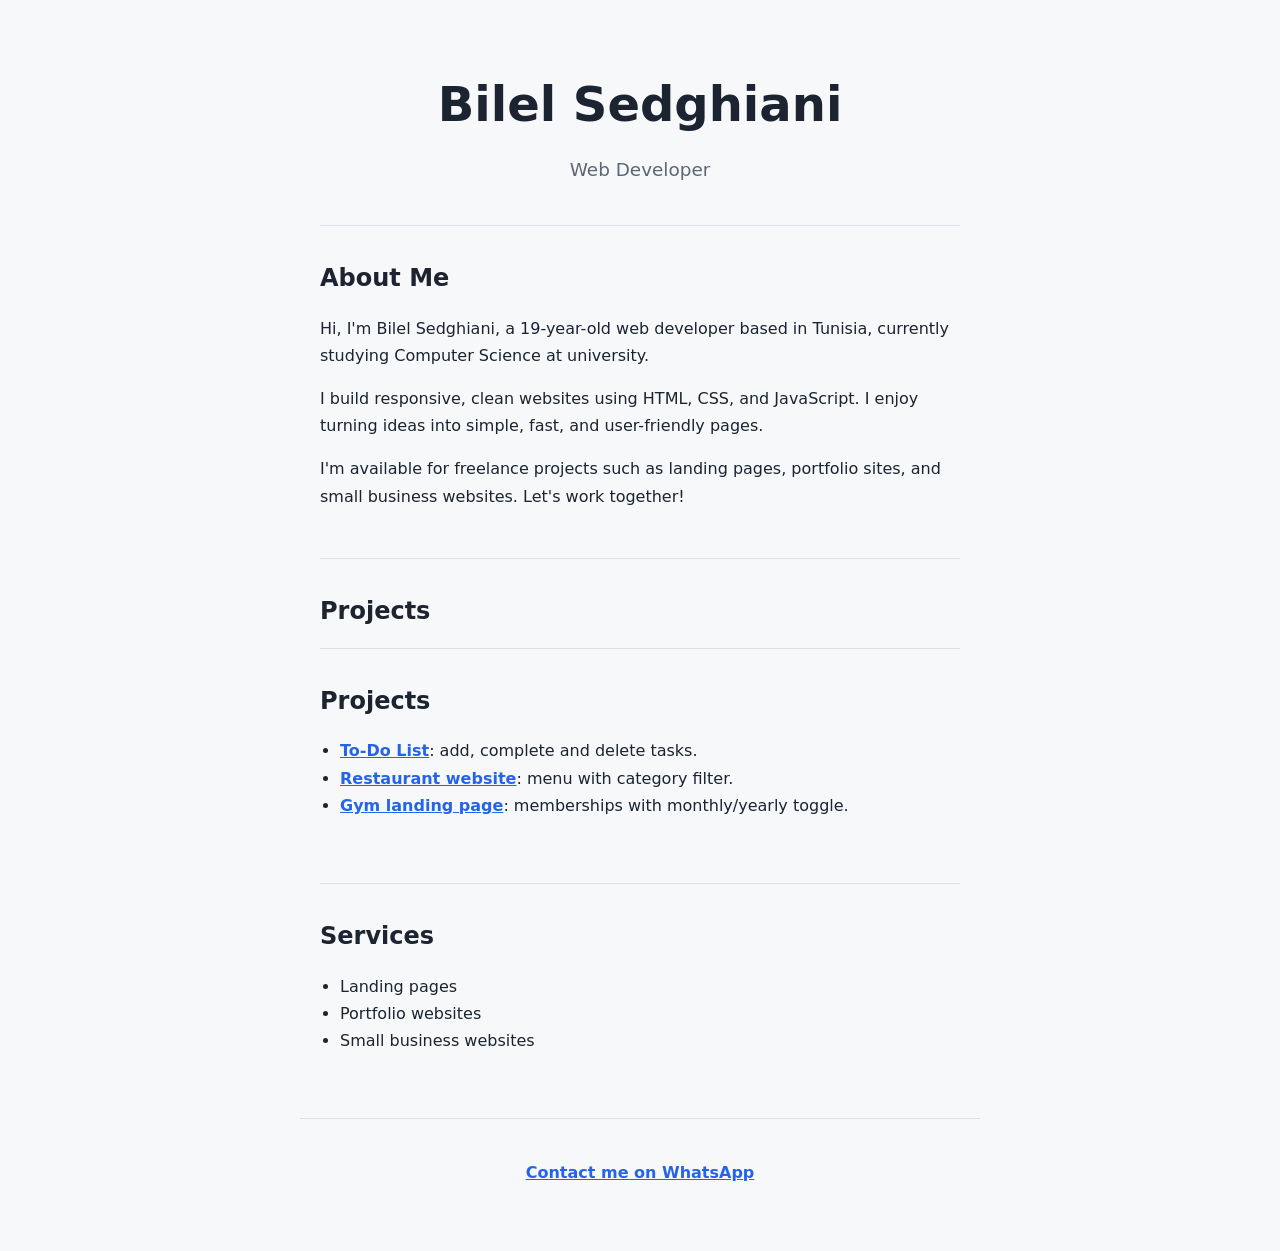
<file: index.html>
<!DOCTYPE html>
<html lang="en">
<head>
    <meta charset="UTF-8">
    <meta name="viewport" content="width=device-width, initial-scale=1">
    <meta name="description" content="Bilel Sedghiani, freelance web developer in Tunisia">
    <title>Bilel Sedghiani | Web Developer</title>
    <link rel="stylesheet" href="style.css">
</head>
<body>
    <header>
        <h1>Bilel Sedghiani</h1>
        <p>Web Developer</p>
    </header>

    <main>
        <section id="about">
            <h2>About Me</h2>
            <p>
                Hi, I'm Bilel Sedghiani, a 19-year-old web developer based in Tunisia,
                currently studying Computer Science at university.
            </p>
            <p>
                I build responsive, clean websites using HTML, CSS, and JavaScript.
                I enjoy turning ideas into simple, fast, and user-friendly pages.
            </p>
            <p>
                I'm available for freelance projects such as landing pages,
                portfolio sites, and small business websites. Let's work together!
            </p>
        </section>

        <section id="projects">
            <h2>Projects</h2>
            <section id="projects">
    <h2>Projects</h2>
    <ul>
        <li><a href="todo.html">To-Do List</a>: add, complete and delete tasks.</li>
        <li><a href="restaurant.html">Restaurant website</a>: menu with category filter.</li>
        <li><a href="landing.html">Gym landing page</a>: memberships with monthly/yearly toggle.</li>
    </ul>
</section>
        </section>

        <section id="services">
            <h2>Services</h2>
            <ul>
                <li>Landing pages</li>
                <li>Portfolio websites</li>
                <li>Small business websites</li>
            </ul>
        </section>
    </main>

    <footer>
        <a href="https://wa.me/21623591775">Contact me on WhatsApp</a>
    </footer>
</body>
</html>
</file>
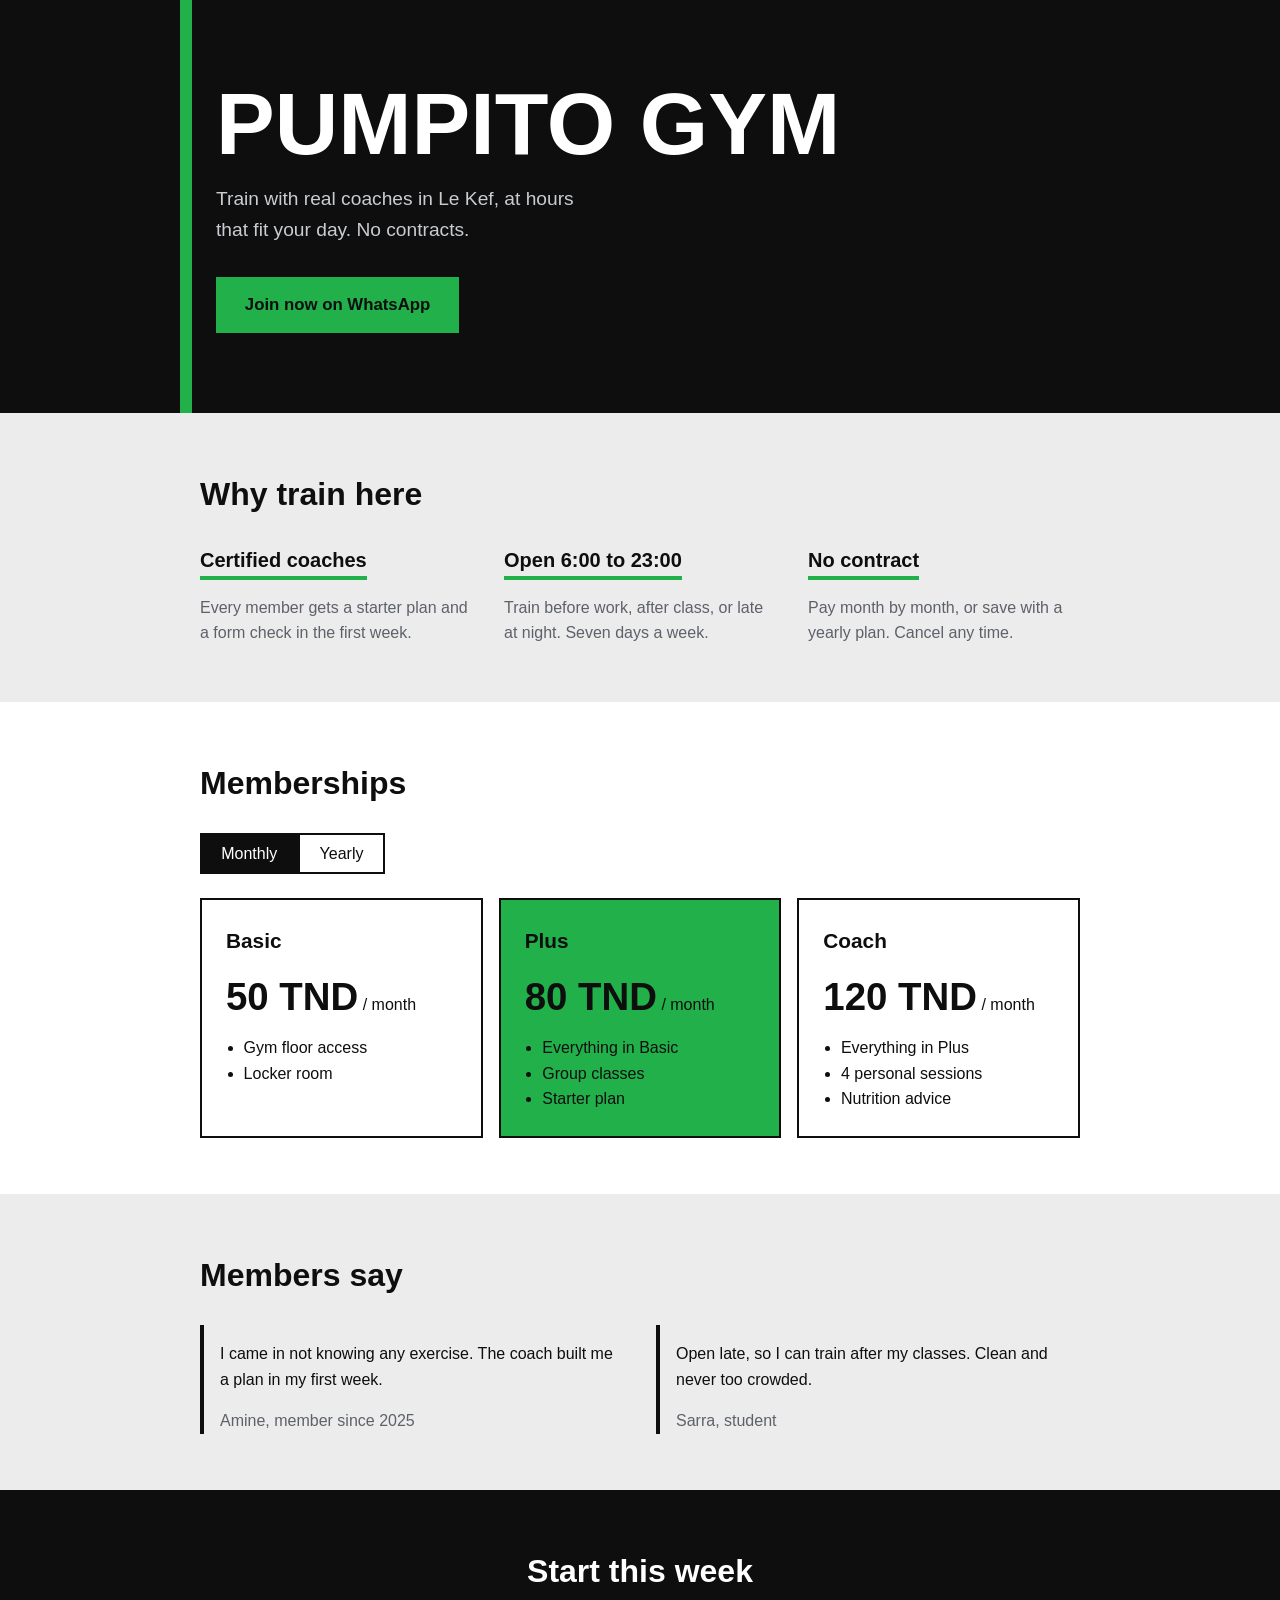
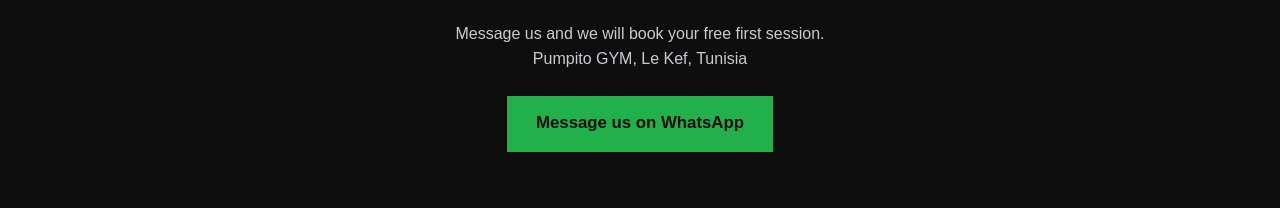
<file: landing.html>
<!DOCTYPE html>
<html lang="en">
<head>
    <meta charset="UTF-8">
    <meta name="viewport" content="width=device-width, initial-scale=1">
    <meta name="description" content="Pumpito GYM in Le Kef. Coaches, flexible hours and simple memberships.">
    <title>Pumpito GYM | Gym in Le Kef</title>
    <style>
        :root {
            --ink: #0e0e0e;
            --paper: #ececec;
            --green: #22b04b;
            --white: #ffffff;
            --muted: #5d6169;
        }
        * { box-sizing: border-box; }
        html { scroll-behavior: smooth; }
        body {
            margin: 0;
            font-family: "Arial Narrow", Arial, system-ui, sans-serif;
            line-height: 1.6;
            color: var(--ink);
            background: var(--paper);
        }
        section { max-width: 920px; margin: 0 auto; padding: 3.5rem 1.25rem; }
        h2 { margin: 0 0 1.5rem; font-size: 2rem; }

        .btn {
            display: inline-block;
            padding: 0.9rem 1.8rem;
            background: var(--green);
            color: var(--ink);
            font-weight: 700;
            font-size: 1.05rem;
            text-decoration: none;
            border: 0;
            cursor: pointer;
        }
        .btn:hover { background: #3ccb63; }

        /* Hero */
        .hero { background: var(--ink); color: var(--white); }
        .hero-inner { max-width: 920px; margin: 0 auto; padding: 5rem 1.25rem; border-left: 12px solid var(--green); padding-left: 1.5rem; }
        .hero h1 { margin: 0 0 1rem; font-size: clamp(2.6rem, 10vw, 5.5rem); line-height: 1; text-transform: uppercase; }
        .hero p { margin: 0 0 2rem; max-width: 36ch; font-size: 1.2rem; color: #c9ccd1; }

        /* Benefits */
        .benefits { display: grid; grid-template-columns: repeat(auto-fit, minmax(240px, 1fr)); gap: 2rem; }
        .benefits h3 { margin: 0 0 0.4rem; font-size: 1.25rem; border-bottom: 4px solid var(--green); display: inline-block; }
        .benefits p { margin: 0.5rem 0 0; color: var(--muted); }

        /* Plans */
        .plans-bg { background: var(--white); }
        .toggle { display: flex; gap: 0; margin-bottom: 1.5rem; }
        .toggle button {
            padding: 0.6rem 1.2rem;
            font-size: 1rem;
            border: 2px solid var(--ink);
            background: var(--white);
            color: var(--ink);
            cursor: pointer;
        }
        .toggle button.active { background: var(--ink); color: var(--white); }
        .plans { display: grid; grid-template-columns: repeat(auto-fit, minmax(240px, 1fr)); gap: 1rem; }
        .plan { border: 2px solid var(--ink); padding: 1.5rem; }
        .plan.featured { background: var(--green); }
        .plan h3 { margin: 0; font-size: 1.3rem; }
        .plan .price { font-size: 2.4rem; font-weight: 700; margin: 0.5rem 0; }
        .plan .price small { font-size: 1rem; font-weight: 400; }
        .plan ul { padding-left: 1.1rem; margin: 0; }

        /* Testimonials */
        .quotes { display: grid; grid-template-columns: repeat(auto-fit, minmax(280px, 1fr)); gap: 2rem; }
        blockquote { margin: 0; padding-left: 1rem; border-left: 4px solid var(--ink); }
        blockquote footer { margin-top: 0.5rem; color: var(--muted); }

        /* Contact */
        .contact { background: var(--ink); color: var(--white); text-align: center; max-width: none; }
        .contact p { margin: 0 0 1.5rem; color: #c9ccd1; }

        a:focus-visible, button:focus-visible { outline: 3px solid var(--ink); outline-offset: 3px; }
        .hero a:focus-visible, .contact a:focus-visible { outline-color: var(--white); }
    </style>
</head>
<body>
    <header class="hero">
        <div class="hero-inner">
            <h1>Pumpito GYM</h1>
            <p>Train with real coaches in Le Kef, at hours that fit your day. No contracts.</p>
            <a class="btn" href="https://wa.me/21600000000">Join now on WhatsApp</a>
        </div>
    </header>

    <main>
        <section id="why">
            <h2>Why train here</h2>
            <div class="benefits">
                <div>
                    <h3>Certified coaches</h3>
                    <p>Every member gets a starter plan and a form check in the first week.</p>
                </div>
                <div>
                    <h3>Open 6:00 to 23:00</h3>
                    <p>Train before work, after class, or late at night. Seven days a week.</p>
                </div>
                <div>
                    <h3>No contract</h3>
                    <p>Pay month by month, or save with a yearly plan. Cancel any time.</p>
                </div>
            </div>
        </section>

        <div class="plans-bg">
            <section id="plans">
                <h2>Memberships</h2>
                <div class="toggle">
                    <button id="monthlyBtn" class="active">Monthly</button>
                    <button id="yearlyBtn">Yearly</button>
                </div>
                <div class="plans">
                    <div class="plan">
                        <h3>Basic</h3>
                        <div class="price"><span class="amount" data-monthly="40" data-yearly="400">50</span> TND<small class="period"> / month</small></div>
                        <ul><li>Gym floor access</li><li>Locker room</li></ul>
                    </div>
                    <div class="plan featured">
                        <h3>Plus</h3>
                        <div class="price"><span class="amount" data-monthly="60" data-yearly="620">80</span> TND<small class="period"> / month</small></div>
                        <ul><li>Everything in Basic</li><li>Group classes</li><li>Starter plan</li></ul>
                    </div>
                    <div class="plan">
                        <h3>Coach</h3>
                        <div class="price"><span class="amount" data-monthly="120" data-yearly="980">120</span> TND<small class="period"> / month</small></div>
                        <ul><li>Everything in Plus</li><li>4 personal sessions</li><li>Nutrition advice</li></ul>
                    </div>
                </div>
            </section>
        </div>

        <section id="reviews">
            <h2>Members say</h2>
            <div class="quotes">
                <blockquote>
                    <p>I came in not knowing any exercise. The coach built me a plan in my first week.</p>
                    <footer>Amine, member since 2025</footer>
                </blockquote>
                <blockquote>
                    <p>Open late, so I can train after my classes. Clean and never too crowded.</p>
                    <footer>Sarra, student</footer>
                </blockquote>
            </div>
        </section>
    </main>

    <section class="contact" id="contact">
        <h2>Start this week</h2>
        <p>Message us and we will book your free first session.<br>Pumpito GYM, Le Kef, Tunisia</p>
        <a class="btn" href="https://wa.me/21600000000">Message us on WhatsApp</a>
    </section>

    <script>
        // 1. N'jibou el 3anasser
        const monthlyBtn = document.getElementById("monthlyBtn");
        const yearlyBtn = document.getElementById("yearlyBtn");
        const amounts = document.querySelectorAll(".amount");
        const periods = document.querySelectorAll(".period");

        // 2. Fonction: tbaddel el prix 7asb "monthly" wala "yearly"
        function setBilling(mode) {
            amounts.forEach(function (el) {
                el.textContent = el.dataset[mode];
            });
            periods.forEach(function (el) {
                el.textContent = mode === "monthly" ? " / month" : " / year";
            });
            monthlyBtn.classList.toggle("active", mode === "monthly");
            yearlyBtn.classList.toggle("active", mode === "yearly");
        }

        // 3. Nrabtou el boutons
        monthlyBtn.addEventListener("click", function () { setBilling("monthly"); });
        yearlyBtn.addEventListener("click", function () { setBilling("yearly"); });
    </script>
</body>
</html>
</file>
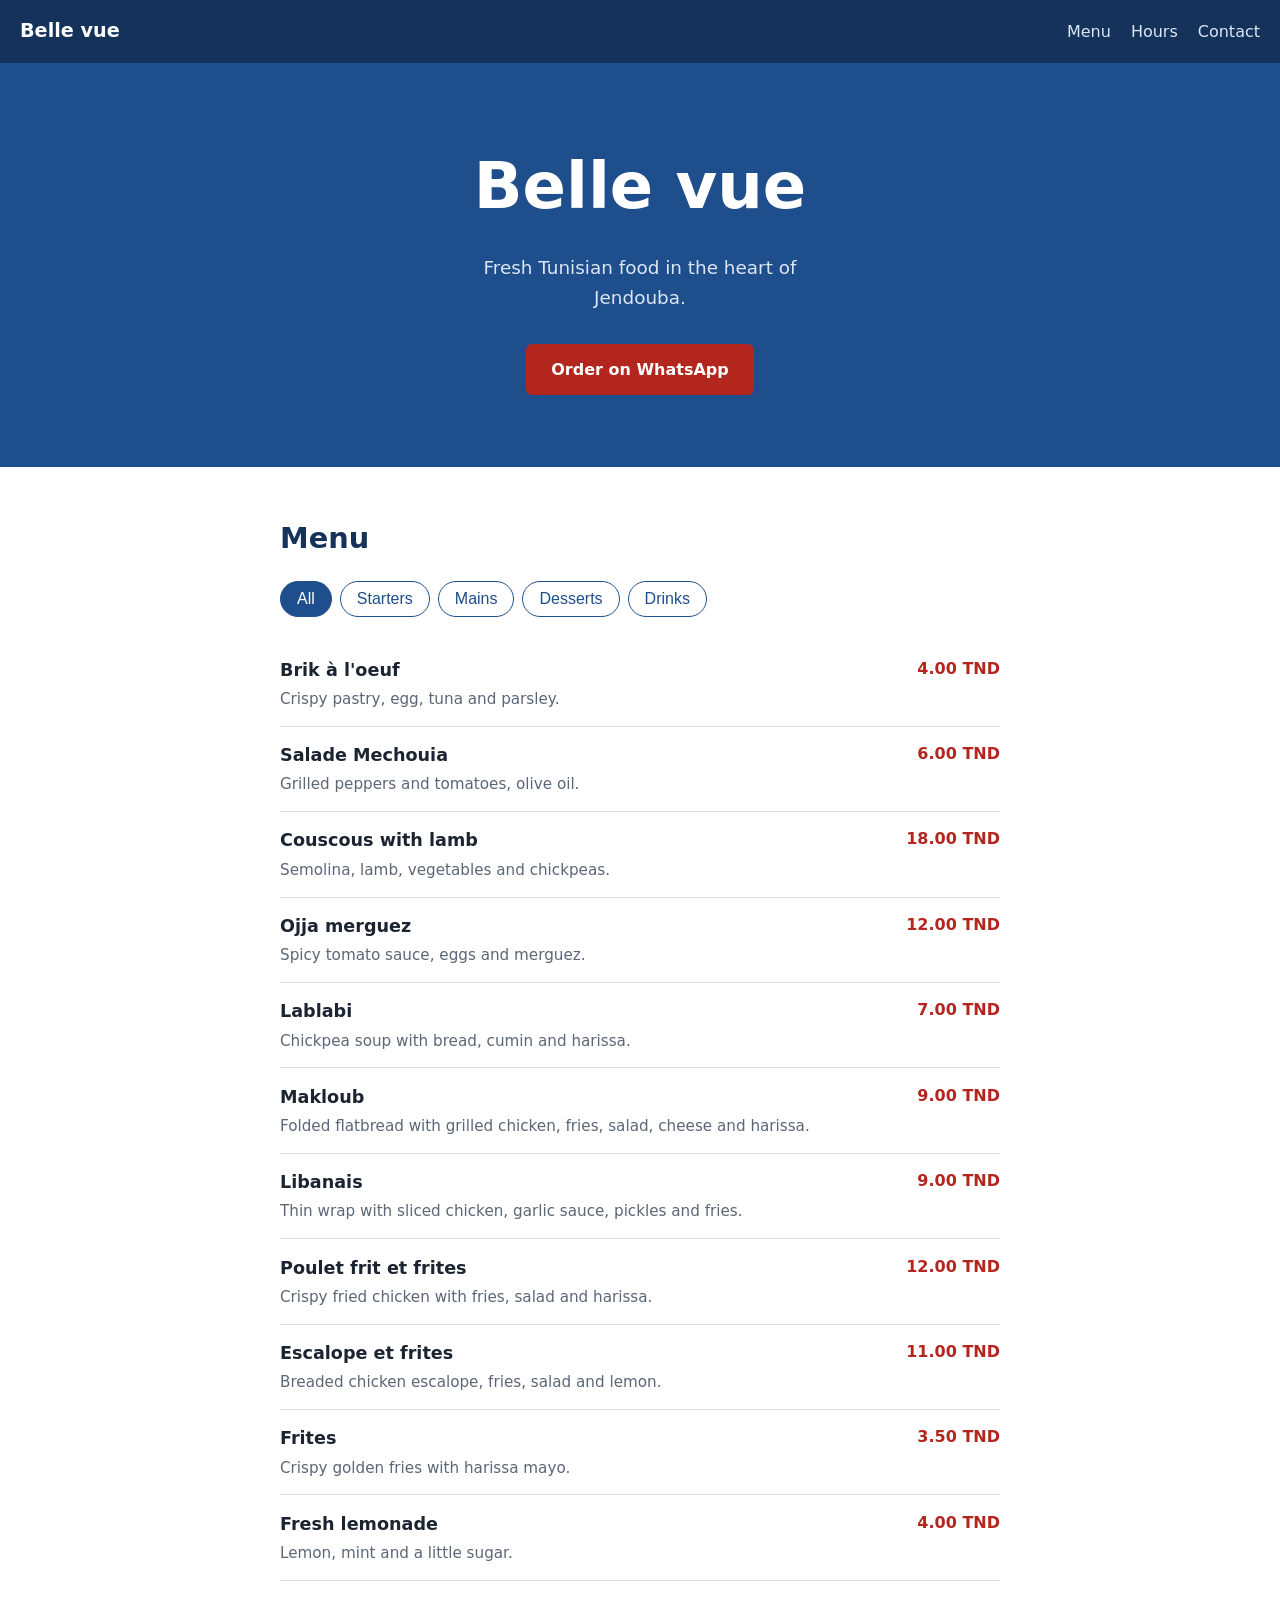
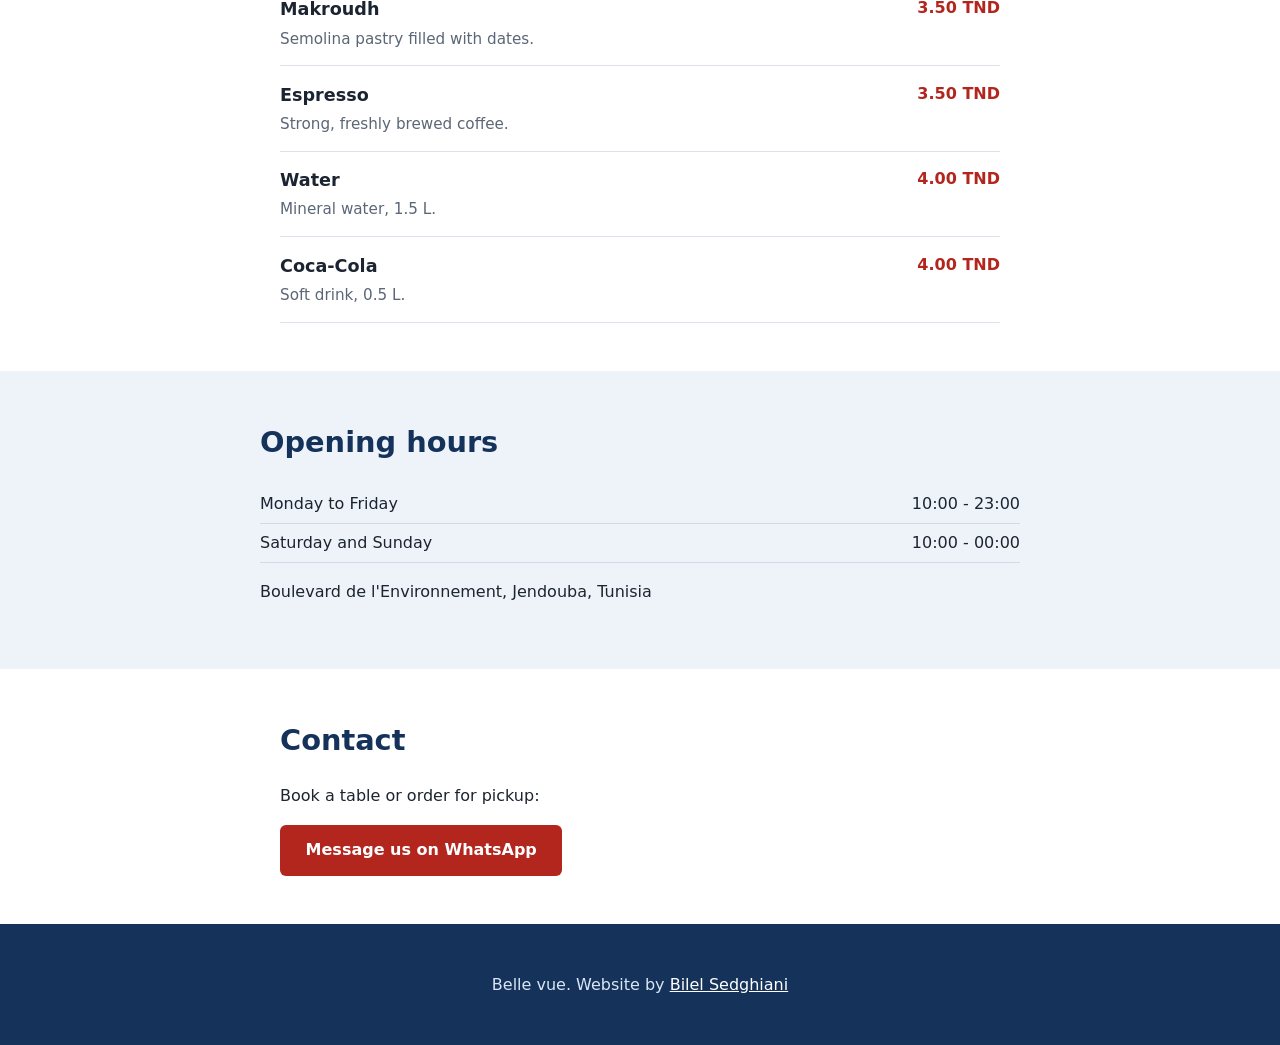
<file: restaurant.html>
<!DOCTYPE html>
<html lang="en">
<head>
    <meta charset="UTF-8">
    <meta name="viewport" content="width=device-width, initial-scale=1">
    <meta name="description" content="Belle vue, restaurant in Jendouba. Menu, opening hours and contact.">
    <title>Belle vue | Restaurant in Jendouba</title>
    <style>
        :root {
            --blue: #1f4e8c;
            --blue-dark: #14325a;
            --red: #b3261e;
            --bg: #ffffff;
            --soft: #eef3fa;
            --text: #1b2430;
            --muted: #5b6676;
        }
        * { box-sizing: border-box; }
        html { scroll-behavior: smooth; }
        body {
            margin: 0;
            font-family: system-ui, -apple-system, "Segoe UI", Roboto, sans-serif;
            line-height: 1.6;
            color: var(--text);
            background: var(--bg);
        }

        /* Navigation */
        nav {
            display: flex;
            justify-content: space-between;
            align-items: center;
            flex-wrap: wrap;
            gap: 0.5rem 1.5rem;
            padding: 1rem 1.25rem;
            background: var(--blue-dark);
        }
        nav strong { color: #fff; font-size: 1.2rem; }
        nav div { display: flex; gap: 1.25rem; }
        nav a { color: #dbe6f5; text-decoration: none; }
        nav a:hover { color: #fff; }

        /* Hero */
        .hero {
            background: var(--blue);
            color: #fff;
            text-align: center;
            padding: 4.5rem 1.25rem;
        }
        .hero h1 { margin: 0; font-size: clamp(2.4rem, 8vw, 4rem); }
        .hero p { margin: 1rem auto 2rem; max-width: 34ch; font-size: 1.15rem; color: #dbe6f5; }
        .btn {
            display: inline-block;
            padding: 0.8rem 1.6rem;
            background: var(--red);
            color: #fff;
            font-weight: 600;
            text-decoration: none;
            border-radius: 6px;
        }
        .btn:hover { background: #8f1d17; }

        /* Sections */
        section { max-width: 760px; margin: 0 auto; padding: 3rem 1.25rem; }
        h2 { margin: 0 0 1.25rem; font-size: 1.8rem; color: var(--blue-dark); }

        /* Menu */
        .filters { display: flex; flex-wrap: wrap; gap: 0.5rem; margin-bottom: 1.5rem; }
        .filters button {
            padding: 0.5rem 1rem;
            font-size: 1rem;
            border: 1px solid var(--blue);
            border-radius: 999px;
            background: #fff;
            color: var(--blue);
            cursor: pointer;
        }
        .filters button.active { background: var(--blue); color: #fff; }
        .dish {
            display: flex;
            justify-content: space-between;
            gap: 1rem;
            padding: 0.9rem 0;
            border-bottom: 1px solid #dde2ea;
        }
        .dish h3 { margin: 0; font-size: 1.1rem; }
        .dish p { margin: 0.2rem 0 0; color: var(--muted); font-size: 0.95rem; }
        .price { font-weight: 700; color: var(--red); white-space: nowrap; }

        /* Info */
        .info { background: var(--soft); max-width: none; }
        .info-inner { max-width: 760px; margin: 0 auto; }
        .info-inner > div { display: flex; justify-content: space-between; padding: 0.4rem 0; border-bottom: 1px solid #cfdaea; }

        footer { text-align: center; padding: 2rem 1.25rem; background: var(--blue-dark); color: #dbe6f5; }
        footer a { color: #fff; }

        a:focus-visible, button:focus-visible { outline: 3px solid var(--red); outline-offset: 3px; }
    </style>
</head>
<body>
    <nav>
        <strong>Belle vue </strong>
        <div>
            <a href="#menu">Menu</a>
            <a href="#hours">Hours</a>
            <a href="#contact">Contact</a>
        </div>
    </nav>

    <header class="hero">
        <h1>Belle vue</h1>
        <p>Fresh Tunisian food in the heart of Jendouba.</p>
        <a class="btn" href="https://wa.me/21600000000">Order on WhatsApp</a>
    </header>

    <main>
        <section id="menu">
            <h2>Menu</h2>
            <div class="filters" id="filters"></div>
            <div id="menuList"></div>
        </section>

        <section class="info" id="hours">
            <div class="info-inner">
                <h2>Opening hours</h2>
                <div><span>Monday to Friday</span><span>10:00 - 23:00</span></div>
                <div><span>Saturday and Sunday</span><span>10:00 - 00:00</span></div>
                <p style="margin-top:1rem">Boulevard de l'Environnement, Jendouba, Tunisia</p>
            </div>
        </section>

        <section id="contact">
            <h2>Contact</h2>
            <p>Book a table or order for pickup:</p>
            <a class="btn" href="https://wa.me/21600000000">Message us on WhatsApp</a>
        </section>
    </main>

    <footer>
        <p>Belle vue. Website by <a href="index.html">Bilel Sedghiani</a></p>
    </footer>

    <script>
        // 1. El menu: kol plat howa objet (badel-hom b plats mta3ek)
        const dishes = [
            { name: "Brik à l'oeuf", desc: "Crispy pastry, egg, tuna and parsley.", price: 4, category: "Starters" },
            { name: "Salade Mechouia", desc: "Grilled peppers and tomatoes, olive oil.", price: 6, category: "Starters" },
            { name: "Couscous with lamb", desc: "Semolina, lamb, vegetables and chickpeas.", price: 18, category: "Mains" },
            { name: "Ojja merguez", desc: "Spicy tomato sauce, eggs and merguez.", price: 12, category: "Mains" },
            { name: "Lablabi", desc: "Chickpea soup with bread, cumin and harissa.", price: 7, category: "Mains" },
            { name: "Makloub", desc: "Folded flatbread with grilled chicken, fries, salad, cheese and harissa.", price: 9, category: "Mains" },
            { name: "Libanais", desc: "Thin wrap with sliced chicken, garlic sauce, pickles and fries.", price: 9, category: "Mains" },
            { name: "Poulet frit et frites", desc: "Crispy fried chicken with fries, salad and harissa.", price: 12, category: "Mains" },
            { name: "Escalope et frites", desc: "Breaded chicken escalope, fries, salad and lemon.", price: 11, category: "Mains" },
            { name: "Frites", desc: "Crispy golden fries with harissa mayo.", price: 3.5, category: "Starters" },
            { name: "Fresh lemonade", desc: "Lemon, mint and a little sugar.", price: 4, category: "Drinks" },
            { name: "Makroudh", desc: "Semolina pastry filled with dates.", price: 3.5, category: "Desserts" },
            { name: "Espresso", desc: "Strong, freshly brewed coffee.", price: 3.5, category: "Drinks" },
            { name: "Water", desc: "Mineral water, 1.5 L.", price: 4, category: "Drinks" },
            { name: "Coca-Cola", desc: "Soft drink, 0.5 L.", price: 4, category: "Drinks" },
            
        ];

        const categories = ["All", "Starters", "Mains", "Desserts", "Drinks"];
        const filters = document.getElementById("filters");
        const menuList = document.getElementById("menuList");

        // 2. Nrasmou el plats (fonction te5ou el catégorie)
        function showMenu(category) {
            menuList.innerHTML = "";
            dishes.forEach(function (dish) {
                if (category === "All" || dish.category === category) {
                    const row = document.createElement("div");
                    row.className = "dish";

                    const info = document.createElement("div");
                    const title = document.createElement("h3");
                    title.textContent = dish.name;
                    const desc = document.createElement("p");
                    desc.textContent = dish.desc;
                    info.append(title, desc);

                    const price = document.createElement("span");
                    price.className = "price";
                    price.textContent = dish.price.toFixed(2) + " TND";

                    row.append(info, price);
                    menuList.appendChild(row);
                }
            });
        }

        // 3. Nsan3ou el boutons mta3 el filtre
        categories.forEach(function (category) {
            const btn = document.createElement("button");
            btn.textContent = category;
            if (category === "All") btn.classList.add("active");

            btn.addEventListener("click", function () {
                document.querySelectorAll(".filters button").forEach(function (b) {
                    b.classList.remove("active");
                });
                btn.classList.add("active");
                showMenu(category);
            });

            filters.appendChild(btn);
        });

        // 4. Awel marra, nwarriw kol el plats
        showMenu("All");
    </script>
</body>
</html>
</file>
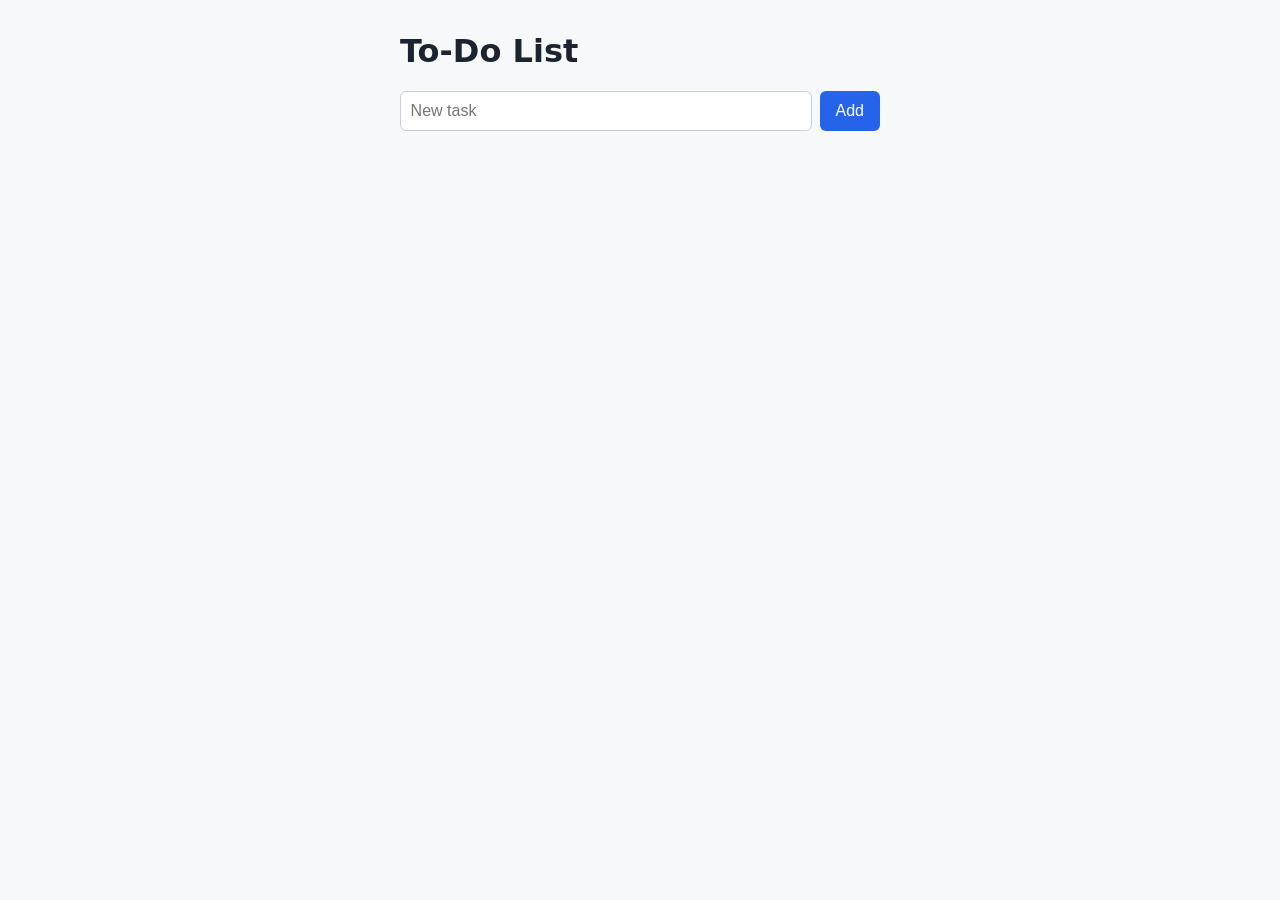
<file: todo.html>
<!DOCTYPE html>
<html lang="en">
<head>
    <meta charset="UTF-8">
    <meta name="viewport" content="width=device-width, initial-scale=1">
    <title>To-Do List</title>
    <style>
        body {
            font-family: system-ui, sans-serif;
            max-width: 480px;
            margin: 2rem auto;
            padding: 0 1rem;
            background: #f7f8fa;
            color: #1b2430;
        }
        .add-row { display: flex; gap: 0.5rem; }
        input[type="text"] {
            flex: 1;
            padding: 0.6rem;
            font-size: 1rem;
            border: 1px solid #c9d0db;
            border-radius: 6px;
        }
        button {
            padding: 0.6rem 1rem;
            font-size: 1rem;
            border: 0;
            border-radius: 6px;
            background: #2563eb;
            color: #fff;
            cursor: pointer;
        }
        ul { list-style: none; padding: 0; }
        li {
            display: flex;
            align-items: center;
            gap: 0.6rem;
            padding: 0.7rem 0;
            border-bottom: 1px solid #dde2ea;
        }
        li span { flex: 1; }
        li.done span { text-decoration: line-through; color: #8a94a3; }
        li button { background: #dc2626; padding: 0.3rem 0.7rem; font-size: 0.9rem; }
        #error { color: #dc2626; min-height: 1.4rem; }
    </style>
</head>
<body>
    <h1>To-Do List</h1>

    <div class="add-row">
        <input type="text" id="taskInput" placeholder="New task">
        <button id="addBtn">Add</button>
    </div>
    <p id="error"></p>

    <ul id="taskList"></ul>

    <script>
        // 1. N'jibou el 3anasser mel HTML
        const taskInput = document.getElementById("taskInput");
        const addBtn = document.getElementById("addBtn");
        const taskList = document.getElementById("taskList");
        const error = document.getElementById("error");

        // 2. Fonction elli tzid task
        function addTask() {
            const text = taskInput.value.trim();

            // Ken el input fer8, matzidch 7aja
            if (text === "") {
                error.textContent = "Write a task first.";
                return;
            }
            error.textContent = "";

            // Nsan3ou <li> jdid
            const li = document.createElement("li");

            // Checkbox: ki tdhghat 3lih, task tetchatb
            const checkbox = document.createElement("input");
            checkbox.type = "checkbox";
            checkbox.addEventListener("change", function () {
                li.classList.toggle("done");
            });

            // Text mta3 task
            const span = document.createElement("span");
            span.textContent = text;

            // Bouton Delete: yfassakh el task
            const deleteBtn = document.createElement("button");
            deleteBtn.textContent = "Delete";
            deleteBtn.addEventListener("click", function () {
                li.remove();
            });

            // Nrakbou el 3anasser fil <li>, w el <li> fil liste
            li.append(checkbox, span, deleteBtn);
            taskList.appendChild(li);

            // Nfarrghou el input w nraj3ou el curseur lih
            taskInput.value = "";
            taskInput.focus();
        }

        // 3. Nrabtou el bouton w el touche Enter b fonction
        addBtn.addEventListener("click", addTask);
        taskInput.addEventListener("keydown", function (e) {
            if (e.key === "Enter") {
                addTask();
            }
        });
    </script>
</body>
</html>
</file>
<file: style.css>
:root {
    --bg: #f7f8fa;
    --text: #1b2430;
    --muted: #5b6676;
    --accent: #2563eb;
    --line: #dde2ea;
}

@media (prefers-color-scheme: dark) {
    :root {
        --bg: #0f172a;
        --text: #e8edf5;
        --muted: #9aa6b8;
        --accent: #60a5fa;
        --line: #26324a;
    }
}

* {
    box-sizing: border-box;
}

body {
    margin: 0;
    font-family: system-ui, -apple-system, "Segoe UI", Roboto, sans-serif;
    line-height: 1.7;
    background: var(--bg);
    color: var(--text);
}

header {
    text-align: center;
    padding: 4rem 1.25rem 2.5rem;
}

header h1 {
    margin: 0;
    font-size: clamp(2rem, 6vw, 3rem);
}

header p {
    margin: 0.5rem 0 0;
    color: var(--muted);
    font-size: 1.15rem;
}

main {
    max-width: 680px;
    margin: 0 auto;
    padding: 0 1.25rem;
}

section {
    padding: 2rem 0;
    border-top: 1px solid var(--line);
}

h2 {
    margin: 0 0 1rem;
    font-size: 1.5rem;
}

p {
    margin: 0 0 1rem;
}

ul {
    margin: 0;
    padding-left: 1.25rem;
}

footer {
    text-align: center;
    padding: 2.5rem 1.25rem 4rem;
    border-top: 1px solid var(--line);
    max-width: 680px;
    margin: 2rem auto 0;
}

a {
    color: var(--accent);
    font-weight: 600;
}

a:focus-visible {
    outline: 3px solid var(--accent);
    outline-offset: 3px;
}
</file>
